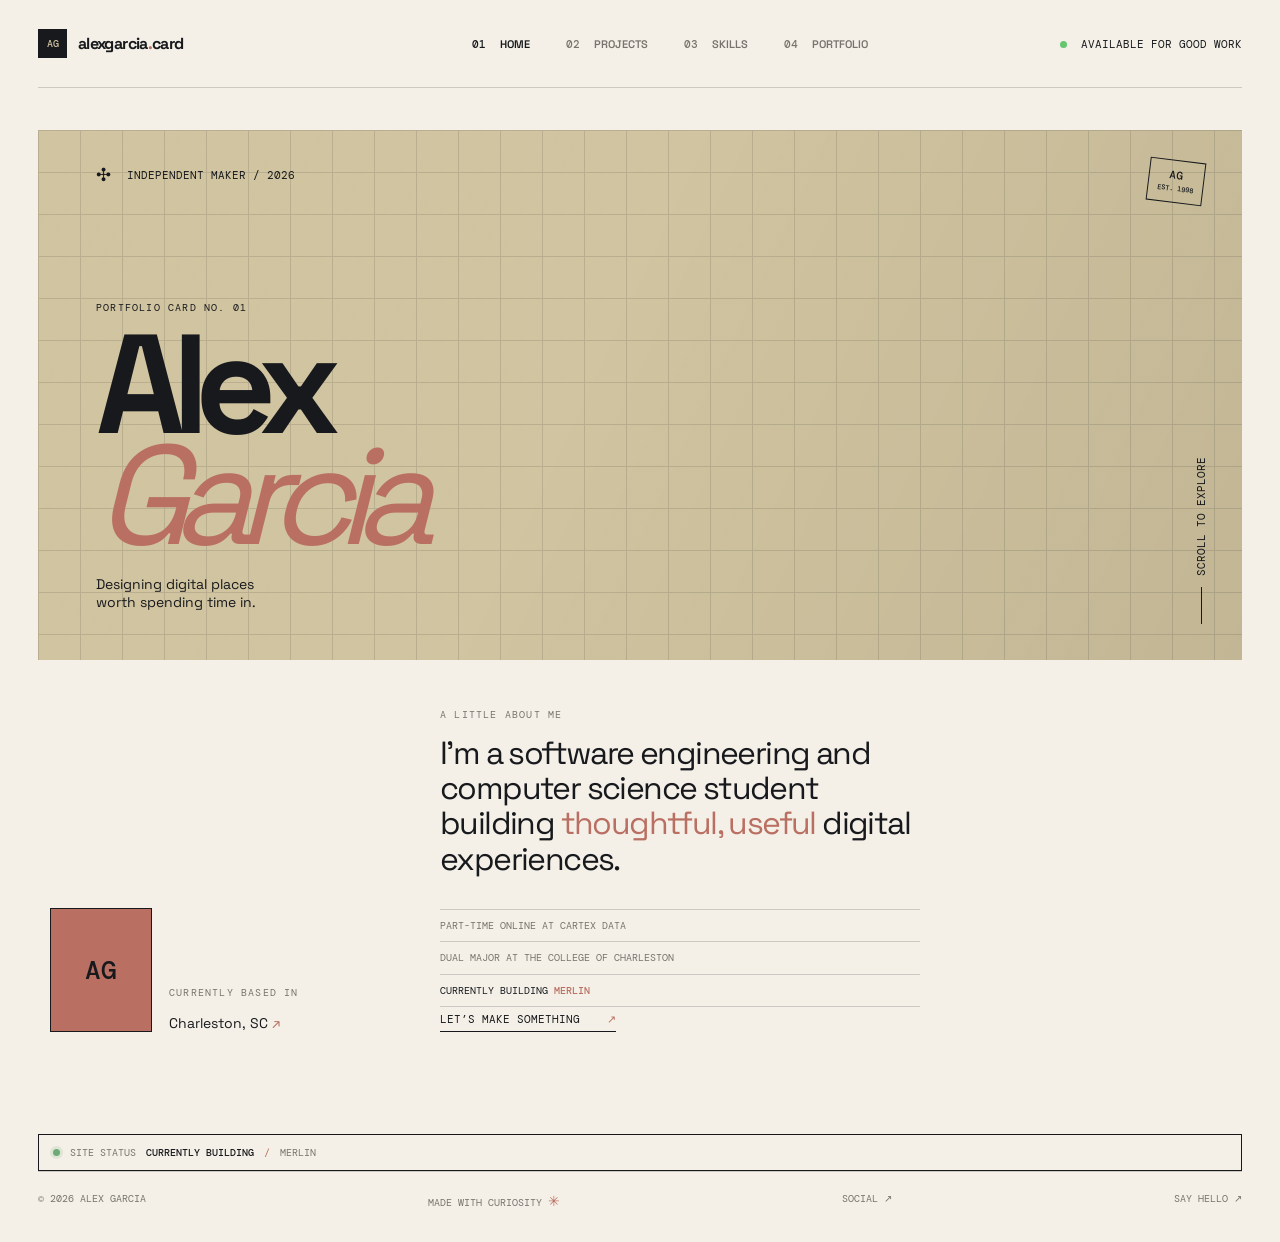
<file: index.html>
<!doctype html>
<html lang="en">
<head>
  <meta charset="UTF-8">
  <meta name="viewport" content="width=device-width, initial-scale=1.0">
  <meta name="description" content="Alex Garcia personal portfolio card">
  <title>Alex Garcia | Personal Card</title>
  <link rel="preconnect" href="https://fonts.googleapis.com">
  <link rel="preconnect" href="https://fonts.gstatic.com" crossorigin>
  <link href="https://fonts.googleapis.com/css2?family=DM+Mono:wght@400;500&family=Space+Grotesk:wght@400;500;600;700&display=swap" rel="stylesheet">
  <link rel="stylesheet" href="style.css">
</head>
<body>
  <div class="site-shell">
    <header class="topbar">
      <a class="wordmark" href="#home" data-view="home" aria-label="Alex Garcia home">
        <span class="wordmark-mark">AG</span>
        <span>alexgarcia<span class="wordmark-dot">.</span>card</span>
      </a>
      <nav class="main-nav" aria-label="Primary navigation">
        <button class="nav-link is-active" data-view="home">01 <span>home</span></button>
        <button class="nav-link" data-view="projects">02 <span>projects</span></button>
        <button class="nav-link" data-view="skills">03 <span>skills</span></button>
        <button class="nav-link" data-view="portfolio">04 <span>portfolio</span></button>
      </nav>
      <a class="availability" id="availability-link" href="mailto:your-email@example.com"><span class="availability-dot"></span> available for good work</a>
    </header>

    <main>
      <section class="view view-home is-visible" id="home-view" aria-labelledby="home-title">
        <div class="hero-banner" id="hero-banner">
          <div class="hero-grid"></div>
          <div class="hero-kicker"><span class="pixel-cross">✣</span> independent maker / 2026</div>
          <div class="hero-stamp">AG<br><span>EST. 1998</span></div>
          <div class="hero-title-wrap">
            <p class="eyebrow">portfolio card no. 01</p>
            <h1 id="home-title">Alex<br><em>Garcia</em></h1>
            <p class="hero-caption">Designing digital places<br>worth spending time in.</p>
          </div>
          <div class="scroll-hint"><span class="scroll-line"></span> scroll to explore</div>
        </div>
        <div class="home-content">
          <div class="profile-panel">
            <div class="profile-image-wrap">
              <div class="profile-image"><img id="profile-image" alt="Alex Garcia profile picture"><span>AG</span></div>
            </div>
            <div>
              <p class="eyebrow">currently based in</p>
              <p class="location" id="location">Charleston, SC <span>↗</span></p>
            </div>
          </div>
          <div class="intro-copy">
            <p class="eyebrow">a little about me</p>
            <p class="large-copy">I’m a software engineering and computer science student building <span>thoughtful, useful</span> digital experiences.</p>
            <div class="profile-details"><p id="employment">Part-time online at CARTEX Data</p><p id="education">Dual major at the College of Charleston</p><p class="current-project">currently building <strong id="current-project">Merlin</strong></p></div>
              <a class="text-link" id="intro-email-link" href="mailto:your-email@example.com">Let’s make something <span>↗</span></a>
          </div>
        </div>
      </section>

      <section class="view" id="projects-view" aria-labelledby="projects-title">
        <div class="section-heading">
          <div><p class="eyebrow">the archive / 2022—2026</p><h2 id="projects-title">Projects<span class="heading-period">.</span></h2></div>
          <p class="section-note">Selected work, cast in pixels.<br>Click a piece to inspect it.</p>
        </div>
        <div class="project-grid">
          <article class="project-card project-lime">
            <div class="project-topline"><span>01 / product</span><span>2026</span></div>
            <div class="statue-stage" data-statue="commonGround"><img class="statue-image" alt="Common Ground pixel statue"><div class="pixel-statue statue-arch"></div><span class="stage-label">MUSEUM<br>OF SMALL<br>THINGS</span></div>
            <div class="project-meta"><h3>Merlin</h3><p>AI assistance for research and instruction, built to help people think and learn.</p><a href="merlin.html" aria-label="View Merlin project">view project ↗</a></div>
          </article>
          <article class="project-card project-coral">
            <div class="project-topline"><span>02 / identity</span><span>2025</span></div>
            <div class="statue-stage" data-statue="folklore"><img class="statue-image" alt="Folklore Studio pixel statue"><div class="pixel-statue statue-bust"></div><span class="stage-label">FORM<br>FOLLOWS<br>FEELING</span></div>
            <div class="project-meta"><h3>Degree Projects</h3><p>Selected work from a dual major in software engineering and computer science.</p><a href="degree-projects.html" aria-label="View degree projects">details soon ↗</a></div>
          </article>
          <article class="project-card project-blue">
            <div class="project-topline"><span>03 / editorial</span><span>2024</span></div>
            <div class="statue-stage" data-statue="afterimage"><img class="statue-image" alt="Afterimage pixel statue"><div class="pixel-statue statue-pillar"></div><span class="stage-label">READ<br>BETWEEN<br>LINES</span></div>
            <div class="project-meta"><h3>Coming Soon</h3><p>More experiments, collaborations, and client work are taking shape.</p><a href="coming-soon.html" aria-label="View coming soon projects">details soon ↗</a></div>
          </article>
        </div>
      </section>

      <section class="view" id="skills-view" aria-labelledby="skills-title">
        <div class="section-heading skills-heading">
          <div><p class="eyebrow">the toolkit / always learning</p><h2 id="skills-title">Skills<span class="heading-period">.</span></h2></div>
          <p class="section-note">Every discipline has a different<br>way of moving through the board.</p>
        </div>
        <div class="skills-board">
          <article class="skill-card"><div class="chess-stage"><div class="pixel-piece rook"></div></div><div class="skill-info"><span class="skill-index">01</span><h3>Programming</h3><p>Building useful systems from clear logic.</p><span class="skill-tag">the rook / steady</span></div></article>
          <article class="skill-card"><div class="chess-stage"><div class="pixel-piece queen"></div></div><div class="skill-info"><span class="skill-index">02</span><h3>Entrepreneurship</h3><p>Turning a promising idea into a practical direction.</p><span class="skill-tag">the queen / versatile</span></div></article>
          <article class="skill-card"><div class="chess-stage"><div class="pixel-piece king"></div></div><div class="skill-info"><span class="skill-index">03</span><h3>Team Leading</h3><p>Helping people move together toward the same goal.</p><span class="skill-tag">the king / composed</span></div></article>
          <article class="skill-card"><div class="chess-stage"><div class="pixel-piece knight"></div></div><div class="skill-info"><span class="skill-index">04</span><h3>JavaScript</h3><p>Creating responsive interactions and dynamic tools.</p><span class="skill-tag">the knight / inventive</span></div></article>
          <article class="skill-card"><div class="chess-stage"><div class="pixel-piece rook"></div></div><div class="skill-info"><span class="skill-index">05</span><h3>HTML</h3><p>Structuring accessible, purposeful web experiences.</p><span class="skill-tag">the rook / foundational</span></div></article>
          <article class="skill-card"><div class="chess-stage"><div class="pixel-piece bishop"></div></div><div class="skill-info"><span class="skill-index">06</span><h3>Python</h3><p>Exploring data, automation, and intelligent systems.</p><span class="skill-tag">the bishop / perceptive</span></div></article>
          <article class="skill-card"><div class="chess-stage"><div class="pixel-piece king"></div></div><div class="skill-info"><span class="skill-index">07</span><h3>Project Management</h3><p>Keeping complex work clear, paced, and moving.</p><span class="skill-tag">the king / strategic</span></div></article>
          <article class="skill-card"><div class="chess-stage"><div class="pixel-piece knight"></div></div><div class="skill-info"><span class="skill-index">08</span><h3>Website Building</h3><p>Bringing structure, style, and code into one place.</p><span class="skill-tag">the knight / adaptive</span></div></article>
          <article class="skill-card"><div class="chess-stage"><div class="pixel-piece pawn"></div></div><div class="skill-info"><span class="skill-index">09</span><h3>Discipline</h3><p>Showing up consistently and finishing what matters.</p><span class="skill-tag">the pawn / persistent</span></div></article>
        </div>
      </section>

      <section class="view" id="portfolio-view" aria-labelledby="portfolio-title">
        <div class="section-heading">
          <div><p class="eyebrow">client work / selected collaborations</p><h2 id="portfolio-title">Portfolio<span class="heading-period">.</span></h2></div>
          <p class="section-note">A place for the work<br>you make with others.</p>
        </div>
        <div class="portfolio-grid" id="portfolio-grid">
          <div class="portfolio-empty" id="portfolio-empty"><span class="empty-mark">+</span><h3>Client work coming soon</h3></div>
        </div>
      </section>
    </main>

    <div class="status-bar"><span class="status-pulse"></span><span>site status</span><strong>currently building</strong><span class="status-divider">/</span><span>Merlin</span></div>
    <footer class="footer"><span>© 2026 Alex Garcia</span><span>made with curiosity <span class="footer-mark">✳</span></span><a id="social-link" href="https://www.linkedin.com/in/your-profile/" target="_blank" rel="noreferrer">social ↗</a><a id="footer-email-link" href="mailto:your-email@example.com">say hello ↗</a></footer>
  </div>
  <script src="config.js"></script>
  <script src="script.js"></script>
</body>
</html>
</file>
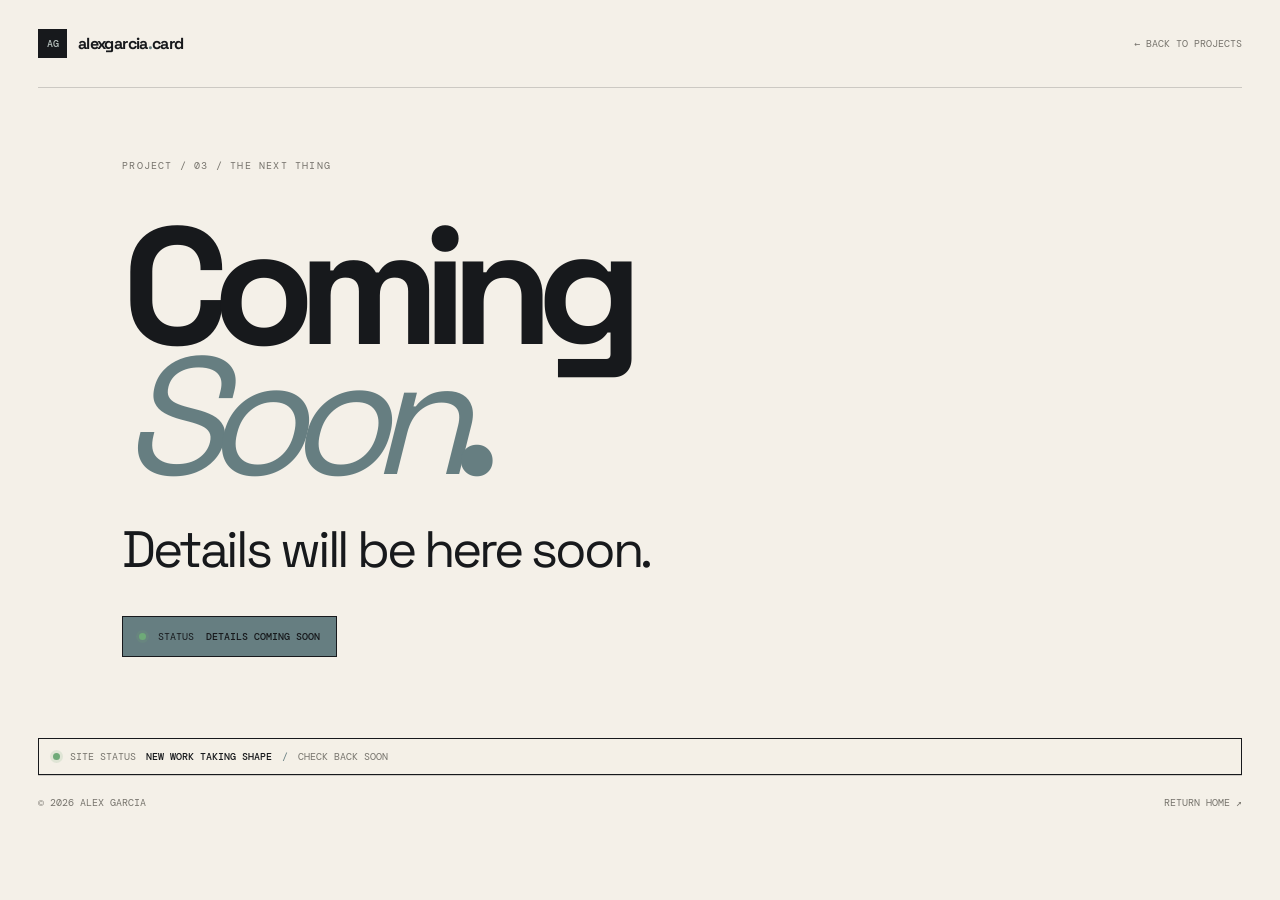
<file: coming-soon.html>
<!doctype html>
<html lang="en">
<head>
  <meta charset="UTF-8">
  <meta name="viewport" content="width=device-width, initial-scale=1.0">
  <meta name="description" content="More work coming soon from Alex Garcia">
  <title>Coming Soon | Alex Garcia</title>
  <link rel="preconnect" href="https://fonts.googleapis.com">
  <link rel="preconnect" href="https://fonts.gstatic.com" crossorigin>
  <link href="https://fonts.googleapis.com/css2?family=DM+Mono:wght@400;500&family=Space+Grotesk:wght@400;500;600;700&display=swap" rel="stylesheet">
  <link rel="stylesheet" href="style.css">
</head>
<body class="detail-page coming-page">
  <div class="site-shell">
    <header class="topbar"><a class="wordmark" href="index.html"><span class="wordmark-mark">AG</span><span>alexgarcia<span class="wordmark-dot">.</span>card</span></a><a class="back-link" href="index.html#projects">← back to projects</a></header>
    <main class="placeholder-main"><p class="eyebrow">project / 03 / the next thing</p><h1 class="detail-title">Coming<br><em>Soon</em><span class="heading-period">.</span></h1><p class="placeholder-copy">Details will be here soon.</p><div class="status-card"><span class="status-pulse"></span><span>status</span><strong>details coming soon</strong></div></main>
    <div class="status-bar"><span class="status-pulse"></span><span>site status</span><strong>new work taking shape</strong><span class="status-divider">/</span><span>check back soon</span></div>
    <footer class="footer"><span>© 2026 Alex Garcia</span><a href="index.html">return home ↗</a></footer>
  </div>
</body>
</html>
</file>
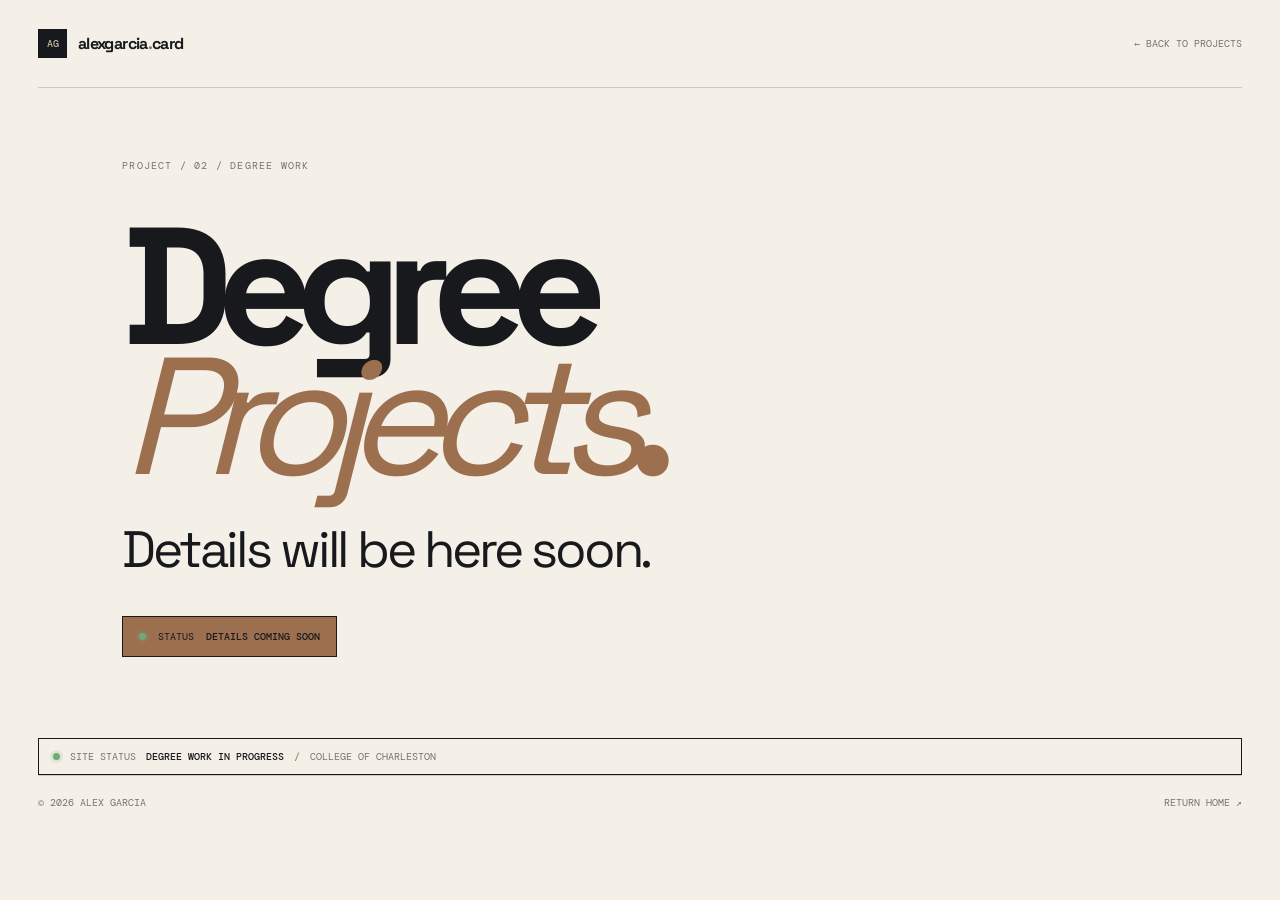
<file: degree-projects.html>
<!doctype html>
<html lang="en">
<head>
  <meta charset="UTF-8">
  <meta name="viewport" content="width=device-width, initial-scale=1.0">
  <meta name="description" content="Degree projects by Alex Garcia">
  <title>Degree Projects | Alex Garcia</title>
  <link rel="preconnect" href="https://fonts.googleapis.com">
  <link rel="preconnect" href="https://fonts.gstatic.com" crossorigin>
  <link href="https://fonts.googleapis.com/css2?family=DM+Mono:wght@400;500&family=Space+Grotesk:wght@400;500;600;700&display=swap" rel="stylesheet">
  <link rel="stylesheet" href="style.css">
</head>
<body class="detail-page degree-page">
  <div class="site-shell">
    <header class="topbar"><a class="wordmark" href="index.html"><span class="wordmark-mark">AG</span><span>alexgarcia<span class="wordmark-dot">.</span>card</span></a><a class="back-link" href="index.html#projects">← back to projects</a></header>
    <main class="placeholder-main"><p class="eyebrow">project / 02 / degree work</p><h1 class="detail-title">Degree<br><em>Projects</em><span class="heading-period">.</span></h1><p class="placeholder-copy">Details will be here soon.</p><div class="status-card"><span class="status-pulse"></span><span>status</span><strong>details coming soon</strong></div></main>
    <div class="status-bar"><span class="status-pulse"></span><span>site status</span><strong>degree work in progress</strong><span class="status-divider">/</span><span>College of Charleston</span></div>
    <footer class="footer"><span>© 2026 Alex Garcia</span><a href="index.html">return home ↗</a></footer>
  </div>
</body>
</html>
</file>
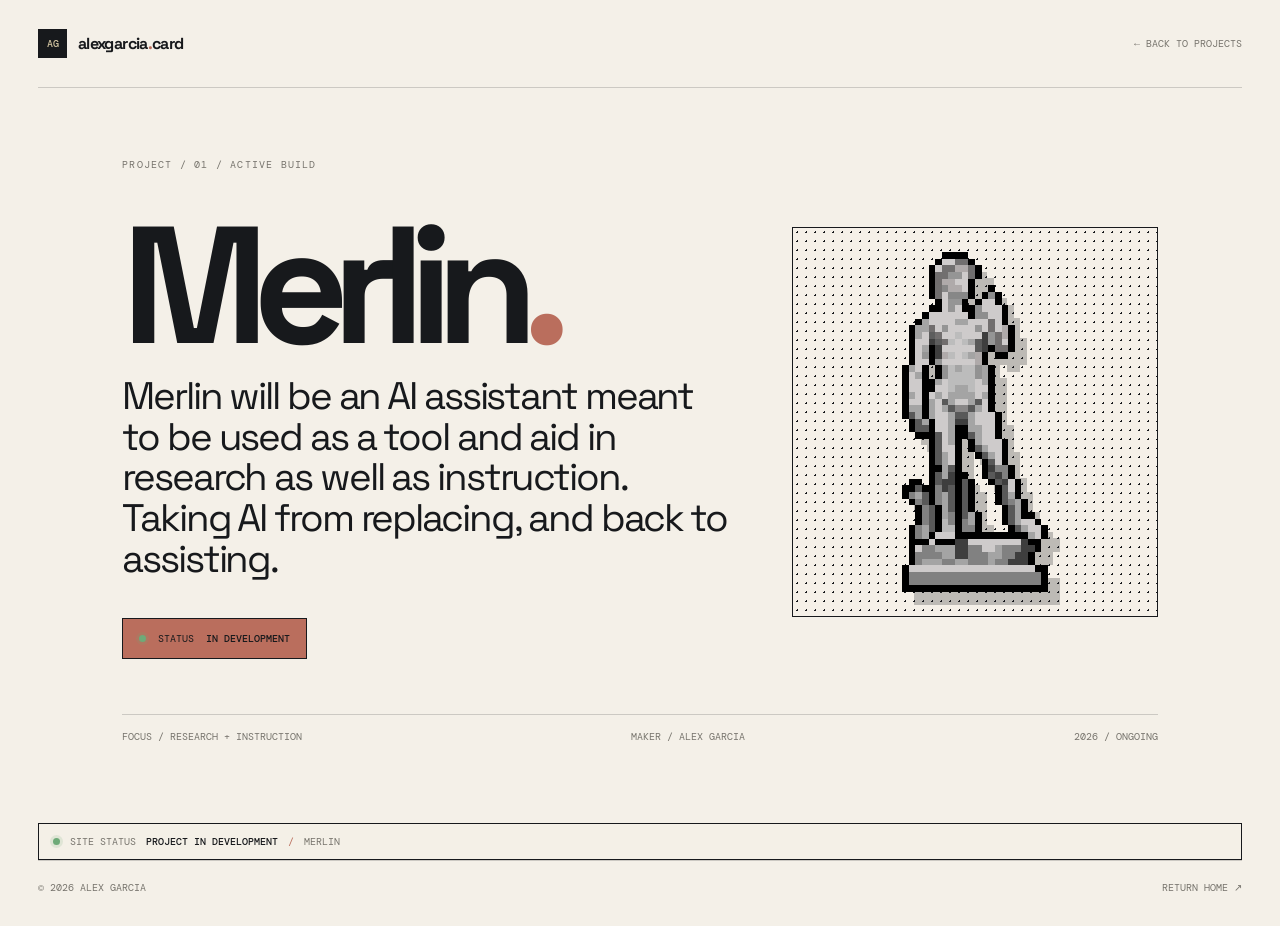
<file: merlin.html>
<!doctype html>
<html lang="en">
<head>
  <meta charset="UTF-8">
  <meta name="viewport" content="width=device-width, initial-scale=1.0">
  <meta name="description" content="Merlin by Alex Garcia">
  <title>Merlin | Alex Garcia</title>
  <link rel="preconnect" href="https://fonts.googleapis.com">
  <link rel="preconnect" href="https://fonts.gstatic.com" crossorigin>
  <link href="https://fonts.googleapis.com/css2?family=DM+Mono:wght@400;500&family=Space+Grotesk:wght@400;500;600;700&display=swap" rel="stylesheet">
  <link rel="stylesheet" href="style.css">
</head>
<body class="detail-page merlin-page">
  <div class="site-shell">
    <header class="topbar"><a class="wordmark" href="index.html"><span class="wordmark-mark">AG</span><span>alexgarcia<span class="wordmark-dot">.</span>card</span></a><a class="back-link" href="index.html#projects">← back to projects</a></header>
    <main class="detail-main">
      <p class="eyebrow">project / 01 / active build</p>
      <div class="detail-layout"><div><h1 class="detail-title">Merlin<span class="heading-period">.</span></h1><p class="detail-lede">Merlin will be an AI assistant meant to be used as a tool and aid in research as well as instruction. Taking AI from replacing, and back to assisting.</p><div class="status-card"><span class="status-pulse"></span><span>status</span><strong>in development</strong></div></div><div class="detail-art"><img src="assets/statue-common-ground.png" alt="Merlin project pixel statue"></div></div>
      <div class="detail-meta"><span>focus / research + instruction</span><span>maker / Alex Garcia</span><span>2026 / ongoing</span></div>
    </main>
    <div class="status-bar"><span class="status-pulse"></span><span>site status</span><strong>project in development</strong><span class="status-divider">/</span><span>Merlin</span></div>
    <footer class="footer"><span>© 2026 Alex Garcia</span><a href="index.html">return home ↗</a></footer>
  </div>
</body>
</html>
</file>
<file: style.css>
:root {
  --ink: #17191c;
  --paper: #f4f0e8;
  --acid: #d9ff4f;
  --coral: #f06f61;
  --blue: #8eaee8;
  --muted: #77746d;
  --line: rgba(23, 25, 28, .18);
  --banner-image: none;
}

* { box-sizing: border-box; }
html { scroll-behavior: smooth; }
body { margin: 0; background: var(--paper); color: var(--ink); font-family: "Space Grotesk", sans-serif; }
button, input { font: inherit; }
a { color: inherit; text-decoration: none; }
.site-shell { width: min(1440px, 100%); margin: 0 auto; padding: 0 38px; overflow: hidden; }
.topbar { min-height: 88px; display: flex; align-items: center; justify-content: space-between; gap: 25px; border-bottom: 1px solid var(--line); }
.wordmark { display: flex; align-items: center; gap: 11px; font-size: 16px; font-weight: 700; letter-spacing: -.04em; }
.wordmark-mark { display: grid; place-items: center; width: 29px; height: 29px; background: var(--ink); color: var(--acid); font: 500 10px "DM Mono", monospace; letter-spacing: 0; }
.wordmark-dot, .heading-period { color: var(--coral); }
.main-nav { display: flex; gap: 36px; margin-left: 8%; }
.nav-link { border: 0; padding: 8px 0; background: none; color: var(--muted); cursor: pointer; font: 500 11px "DM Mono", monospace; text-transform: uppercase; transition: color .2s; }
.nav-link span { margin-left: 7px; font-family: "Space Grotesk", sans-serif; font-weight: 600; }
.nav-link:hover, .nav-link.is-active { color: var(--ink); }
.availability { font: 11px "DM Mono", monospace; text-transform: uppercase; }
.availability-dot { display: inline-block; width: 7px; height: 7px; margin-right: 7px; background: #64c66e; border-radius: 50%; }
.view { display: none; padding: 42px 0 92px; animation: arrive .45s ease both; }
.view.is-visible { display: block; }
@keyframes arrive { from { opacity: 0; transform: translateY(10px); } to { opacity: 1; transform: none; } }
.hero-banner { position: relative; min-height: 530px; overflow: hidden; display: flex; align-items: flex-end; padding: 49px 58px; background: var(--acid) var(--banner-image) center / cover no-repeat; }
.hero-banner::after { content: ""; position: absolute; inset: 0; pointer-events: none; background: linear-gradient(115deg, rgba(255,255,255,.13), transparent 45%, rgba(23,25,28,.08)); mix-blend-mode: multiply; }
.hero-grid { position: absolute; inset: 0; opacity: .12; background-image: linear-gradient(var(--ink) 1px, transparent 1px), linear-gradient(90deg, var(--ink) 1px, transparent 1px); background-size: 42px 42px; }
.hero-kicker, .hero-stamp, .scroll-hint { position: absolute; z-index: 1; font: 11px "DM Mono", monospace; text-transform: uppercase; }
.hero-kicker { top: 33px; left: 58px; }
.pixel-cross { margin-right: 9px; font-size: 18px; vertical-align: -2px; }
.hero-stamp { top: 30px; right: 38px; padding: 9px; border: 1px solid var(--ink); font-weight: 500; line-height: 1.05; text-align: center; transform: rotate(7deg); }
.hero-stamp span { font-size: 7px; }
.hero-title-wrap { position: relative; z-index: 1; }
.eyebrow { margin: 0 0 15px; color: var(--muted); font: 10px "DM Mono", monospace; letter-spacing: .12em; text-transform: uppercase; }
.hero-banner .eyebrow { color: var(--ink); }
h1, h2, h3, p { margin-top: 0; }
h1 { margin-bottom: 23px; font-size: clamp(72px, 11vw, 155px); line-height: .79; letter-spacing: -.095em; }
h1 em { color: var(--coral); font-weight: 400; letter-spacing: -.12em; }
.hero-caption { margin: 0; font-size: 14px; line-height: 1.3; }
.scroll-hint { right: 34px; bottom: 36px; display: flex; align-items: center; gap: 11px; transform: rotate(-90deg) translateX(100%); transform-origin: right bottom; }
.scroll-line { display: inline-block; width: 37px; height: 1px; background: var(--ink); }
.home-content { display: grid; grid-template-columns: 1fr 1.5fr .75fr; gap: 70px; padding: 48px 12px 10px; }
.profile-panel { display: flex; gap: 17px; align-items: flex-end; }
.profile-image-wrap { position: relative; flex: 0 0 102px; }
.profile-image { width: 102px; height: 124px; display: grid; place-items: center; background: var(--coral); border: 1px solid var(--ink); overflow: hidden; }
.profile-image img { width: 100%; height: 100%; display: none; object-fit: cover; }
.profile-image img[src] { display: block; }
.profile-image img[src] + span { display: none; }
.profile-image span { font: 500 26px "DM Mono", monospace; }
.profile-image.has-image span { display: none; }
.upload-button { position: absolute; right: -9px; bottom: -9px; display: grid; place-items: center; width: 26px; height: 26px; background: var(--ink); color: var(--acid); cursor: pointer; font-size: 19px; line-height: 1; }
.location { margin: 0; font-size: 14px; }.location span { color: var(--coral); }
.large-copy { max-width: 510px; font-size: clamp(22px, 2.5vw, 32px); line-height: 1.1; letter-spacing: -.05em; }.large-copy span { color: var(--coral); }
.text-link, .project-meta a { display: inline-block; border-bottom: 1px solid var(--ink); padding-bottom: 5px; font: 11px "DM Mono", monospace; text-transform: uppercase; }.text-link span { color: var(--coral); margin-left: 20px; }
.customize-panel { padding-left: 24px; border-left: 1px solid var(--line); }.customize-panel label { display: flex; align-items: center; justify-content: space-between; padding: 12px 0; border-bottom: 1px solid var(--line); font: 11px "DM Mono", monospace; text-transform: uppercase; }.customize-panel input[type=color] { width: 35px; height: 22px; padding: 0; border: 0; background: none; cursor: pointer; }.file-label { cursor: pointer; }.file-label span { font-size: 18px; }.reset-button { margin-top: 18px; padding: 0; border: 0; background: none; color: var(--muted); cursor: pointer; font: 10px "DM Mono", monospace; text-decoration: underline; text-transform: uppercase; }
.section-heading { display: flex; align-items: flex-end; justify-content: space-between; margin-bottom: 36px; }.section-heading h2 { margin: 0; font-size: clamp(60px, 9vw, 124px); line-height: .75; letter-spacing: -.095em; }.section-note { margin: 0 0 2px; color: var(--muted); font-size: 13px; line-height: 1.25; text-align: right; }
.project-grid { display: grid; grid-template-columns: repeat(3, 1fr); gap: 14px; }.project-card { overflow: hidden; border: 1px solid var(--ink); }.project-lime { background: var(--acid); }.project-coral { background: var(--coral); }.project-blue { background: var(--blue); }.project-topline { display: flex; justify-content: space-between; padding: 14px 16px; font: 10px "DM Mono", monospace; text-transform: uppercase; }.statue-stage { position: relative; height: 320px; margin: 0 10px; display: grid; place-items: center; background: rgba(244, 240, 232, .45); border: 1px solid var(--ink); overflow: hidden; }.statue-stage::before { content: ""; position: absolute; inset: 0; opacity: .2; background-image: radial-gradient(var(--ink) 1px, transparent 1px); background-size: 8px 8px; }.stage-label { position: absolute; top: 17px; left: 17px; font: 10px/1.15 "DM Mono", monospace; }.pixel-statue { position: relative; z-index: 1; width: 116px; height: 178px; background: #e8e1d3; filter: drop-shadow(10px 12px 0 rgba(23,25,28,.23)); image-rendering: pixelated; clip-path: polygon(28% 0,72% 0,72% 5%,82% 5%,82% 12%,88% 12%,88% 25%,81% 25%,81% 44%,88% 44%,88% 63%,78% 63%,78% 79%,87% 79%,87% 91%,97% 91%,97% 100%,3% 100%,3% 91%,15% 91%,15% 78%,24% 78%,24% 65%,14% 65%,14% 48%,22% 48%,22% 28%,14% 28%,14% 14%,22% 14%,22% 5%,28% 5%); }.statue-bust { height: 174px; width: 140px; clip-path: polygon(20% 0,80% 0,80% 6%,89% 6%,89% 20%,95% 20%,95% 43%,86% 43%,86% 57%,78% 57%,78% 75%,91% 75%,91% 100%,9% 100%,9% 75%,22% 75%,22% 57%,14% 57%,14% 43%,5% 43%,5% 20%,12% 20%,12% 6%,20% 6%); }.statue-pillar { width: 112px; height: 195px; clip-path: polygon(25% 0,75% 0,75% 6%,84% 6%,84% 32%,77% 32%,77% 63%,84% 63%,84% 84%,92% 84%,92% 100%,8% 100%,8% 84%,16% 84%,16% 63%,23% 63%,23% 32%,16% 32%,16% 6%,25% 6%); }.project-meta { padding: 22px 16px 24px; }.project-meta h3 { margin-bottom: 7px; font-size: 23px; letter-spacing: -.05em; }.project-meta p { min-height: 36px; margin-bottom: 24px; font-size: 12px; line-height: 1.35; }.project-meta a { border-color: var(--ink); font-size: 9px; }
.skills-heading { margin-bottom: 33px; }.skills-board { display: grid; grid-template-columns: repeat(2, 1fr); gap: 14px; }.skill-card { display: grid; grid-template-columns: 42% 58%; min-height: 260px; border: 1px solid var(--ink); background: #e3ddd1; }.skill-card:nth-child(2) { background: var(--coral); }.skill-card:nth-child(3) { background: var(--blue); }.skill-card:nth-child(4) { background: var(--acid); }.chess-stage { position: relative; display: grid; place-items: center; min-height: 260px; overflow: hidden; border-right: 1px solid var(--ink); background-color: rgba(244,240,232,.4); background-image: linear-gradient(45deg, rgba(23,25,28,.12) 25%, transparent 25%, transparent 75%, rgba(23,25,28,.12) 75%), linear-gradient(45deg, rgba(23,25,28,.12) 25%, transparent 25%, transparent 75%, rgba(23,25,28,.12) 75%); background-position: 0 0, 13px 13px; background-size: 26px 26px; }.pixel-piece { position: relative; width: 75px; height: 142px; background: var(--ink); filter: drop-shadow(7px 8px 0 rgba(255,255,255,.6)); image-rendering: pixelated; }.pixel-piece::after { content: ""; position: absolute; inset: 0; background: linear-gradient(90deg, rgba(255,255,255,.2) 0 20%, transparent 20% 65%, rgba(0,0,0,.22) 65% 80%, transparent 80%); mix-blend-mode: screen; }.queen { clip-path: polygon(15% 0,30% 12%,50% 0,70% 12%,85% 0,78% 29%,68% 36%,74% 78%,92% 88%,92% 100%,8% 100%,8% 88%,26% 78%,32% 36%,22% 29%); }.knight { width: 92px; clip-path: polygon(20% 0,58% 0,58% 8%,75% 8%,75% 18%,88% 18%,88% 32%,73% 32%,69% 48%,78% 68%,91% 79%,91% 100%,8% 100%,8% 89%,28% 79%,38% 67%,30% 51%,18% 42%,18% 27%,8% 18%,20% 18%); }.rook { clip-path: polygon(9% 0,30% 0,30% 11%,43% 11%,43% 0,57% 0,57% 11%,70% 11%,70% 0,91% 0,91% 22%,81% 22%,81% 76%,92% 87%,92% 100%,8% 100%,8% 87%,19% 76%,19% 22%,9% 22%); }.bishop { clip-path: polygon(50% 0,68% 14%,68% 27%,59% 38%,66% 72%,88% 87%,88% 100%,12% 100%,12% 87%,34% 72%,41% 38%,32% 27%,32% 14%); }.skill-info { padding: 24px; display: flex; flex-direction: column; align-items: flex-start; }.skill-index { color: var(--muted); font: 10px "DM Mono", monospace; }.skill-info h3 { margin: 38px 0 9px; font-size: 25px; letter-spacing: -.06em; }.skill-info p { max-width: 245px; margin-bottom: auto; font-size: 13px; line-height: 1.35; }.skill-tag { padding-top: 12px; border-top: 1px solid var(--line); width: 100%; font: 9px "DM Mono", monospace; text-transform: uppercase; }
.footer { display: flex; justify-content: space-between; padding: 20px 0 32px; border-top: 1px solid var(--line); color: var(--muted); font: 10px "DM Mono", monospace; text-transform: uppercase; }.footer-mark { color: var(--coral); font-size: 14px; }
.status-bar { display: flex; align-items: center; gap: 10px; padding: 11px 14px; border: 1px solid var(--ink); background: rgba(244, 240, 232, .55); color: var(--muted); font: 10px "DM Mono", monospace; text-transform: uppercase; }.status-bar strong { color: var(--ink); font-weight: 500; }.status-divider { color: var(--coral); }.status-pulse { display: inline-block; width: 7px; height: 7px; border-radius: 50%; background: #6eaa78; box-shadow: 0 0 0 3px rgba(110,170,120,.16); }.back-link { color: var(--muted); font: 10px "DM Mono", monospace; text-transform: uppercase; }.back-link:hover, .footer a:hover { color: var(--coral); }
.detail-main, .placeholder-main { min-height: 590px; padding: 70px 7% 80px; }.detail-layout { display: grid; grid-template-columns: 1.25fr .75fr; gap: 60px; align-items: center; }.detail-title { margin: 35px 0 25px; font-size: clamp(82px, 13vw, 178px); line-height: .78; letter-spacing: -.1em; }.detail-title em { color: var(--coral); font-weight: 400; }.detail-lede { max-width: 620px; font-size: clamp(23px, 3vw, 39px); line-height: 1.06; letter-spacing: -.055em; }.detail-art { min-height: 390px; display: grid; place-items: center; background: rgba(244,240,232,.38); border: 1px solid var(--ink); background-image: radial-gradient(var(--ink) 1px, transparent 1px); background-size: 9px 9px; }.detail-art img { width: min(80%, 250px); max-height: 340px; object-fit: contain; image-rendering: pixelated; filter: drop-shadow(12px 13px 0 rgba(23,25,28,.25)); }.status-card { display: flex; align-items: center; gap: 12px; width: fit-content; margin-top: 34px; padding: 13px 16px; border: 1px solid var(--ink); background: var(--coral); font: 10px "DM Mono", monospace; text-transform: uppercase; }.status-card strong { font-weight: 500; }.detail-meta { display: flex; justify-content: space-between; gap: 20px; margin-top: 55px; padding-top: 15px; border-top: 1px solid var(--line); color: var(--muted); font: 10px "DM Mono", monospace; text-transform: uppercase; }.placeholder-main { display: flex; flex-direction: column; justify-content: center; min-height: 650px; }.placeholder-copy { margin: 10px 0 0; font-size: clamp(25px, 4vw, 54px); letter-spacing: -.06em; }.degree-page { --coral: #9c6f4f; --acid: #c7b99e; }.coming-page { --coral: #667e81; --acid: #b6c1bd; }.merlin-page { --coral: #ba6e5d; --acid: #d1c4a0; }
.profile-details { margin-top: 22px; border-top: 1px solid var(--line); }.profile-details p { margin: 0; padding: 9px 0; border-bottom: 1px solid var(--line); color: var(--muted); font: 10px/1.35 "DM Mono", monospace; text-transform: uppercase; }.profile-details .current-project { color: var(--ink); }.profile-details strong { color: var(--coral); font-weight: 500; }
.portfolio-grid { display: grid; grid-template-columns: repeat(3, 1fr); gap: 14px; }.portfolio-empty, .portfolio-card { min-height: 330px; border: 1px solid var(--ink); }.portfolio-empty { display: grid; align-content: center; justify-items: center; padding: 32px; background: #e3ddd1; text-align: center; }.empty-mark { display: grid; place-items: center; width: 46px; height: 46px; margin-bottom: 22px; border: 1px solid var(--ink); color: var(--coral); font-size: 28px; }.portfolio-empty h3 { margin-bottom: 10px; font-size: 25px; letter-spacing: -.06em; }.portfolio-empty p { max-width: 310px; margin: 0; color: var(--muted); font: 12px/1.4 "DM Mono", monospace; }.portfolio-empty strong { color: var(--ink); font-weight: 500; }.portfolio-card { overflow: hidden; }.portfolio-card-1 { background: #c9bd99; }.portfolio-card-2 { background: #bd8174; }.portfolio-card-3 { background: #8d9da2; }.portfolio-card-topline { display: flex; justify-content: space-between; padding: 14px 16px; border-bottom: 1px solid var(--ink); font: 10px "DM Mono", monospace; text-transform: uppercase; }.portfolio-card-body { min-height: 275px; padding: 28px 20px; display: flex; flex-direction: column; align-items: flex-start; }.portfolio-number { color: var(--muted); font: 10px "DM Mono", monospace; text-transform: uppercase; }.portfolio-card h3 { margin: 48px 0 10px; font-size: 29px; letter-spacing: -.07em; }.portfolio-card p { max-width: 300px; margin-bottom: auto; font-size: 13px; line-height: 1.35; }.portfolio-card a { border-bottom: 1px solid var(--ink); padding-bottom: 5px; font: 10px "DM Mono", monospace; text-transform: uppercase; }
.portfolio-media { height: 175px; display: grid; place-items: center; position: relative; overflow: hidden; border-bottom: 1px solid var(--ink); padding: 12px; background: rgba(244,240,232,.34); background-image: radial-gradient(var(--ink) 1px, transparent 1px); background-size: 9px 9px; }.portfolio-media img { width: 100%; height: 100%; object-fit: contain; object-position: center; image-rendering: auto; }.portfolio-media span { position: absolute; font: 10px "DM Mono", monospace; text-transform: uppercase; }.portfolio-media img + span { display: none; }.portfolio-label-row { width: 100%; display: flex; align-items: center; justify-content: space-between; gap: 10px; }.portfolio-status { padding: 5px 7px; color: var(--ink); border: 1px solid var(--ink); font: 9px "DM Mono", monospace; text-transform: uppercase; }.portfolio-status-done { background: #87b987; }.portfolio-status-progress { background: #d5b56b; }.portfolio-link-muted { color: var(--muted); font: 10px "DM Mono", monospace; text-transform: uppercase; }.portfolio-charlotte { background: #c7b99e; }.portfolio-grit { background: #b6c1bd; }
.portfolio-charlotte .portfolio-media img { object-position: center top; }
.skill-card:nth-child(1) { background: #d0c5ad; }.skill-card:nth-child(2) { background: #c9b4a4; }.skill-card:nth-child(3) { background: #b9c1b4; }.skill-card:nth-child(4) { background: #c4b7b1; }.skill-card:nth-child(5) { background: #b8c7c4; }.skill-card:nth-child(6) { background: #c8c0aa; }.skill-card:nth-child(7) { background: #b9b7c0; }.skill-card:nth-child(8) { background: #c2bcae; }.skill-card:nth-child(9) { background: #c4c8b8; }
@media (max-width: 850px) { .site-shell { padding: 0 20px; }.topbar { min-height: 72px; flex-wrap: wrap; padding: 14px 0; }.main-nav { order: 3; width: 100%; justify-content: space-between; margin: 0; border-top: 1px solid var(--line); }.availability { font-size: 9px; }.hero-banner { min-height: 500px; padding: 38px 27px; }.hero-kicker { left: 27px; }.home-content { grid-template-columns: 1fr 1fr; gap: 38px; }.customize-panel { grid-column: 1 / -1; padding: 24px 0 0; border-top: 1px solid var(--line); border-left: 0; }.project-grid, .portfolio-grid { grid-template-columns: 1fr; }.statue-stage { height: 280px; }.skills-board { grid-template-columns: 1fr; }.detail-layout { grid-template-columns: 1fr; gap: 38px; }.detail-main, .placeholder-main { min-height: auto; padding: 55px 0 70px; }.detail-art { min-height: 280px; }.detail-meta { flex-wrap: wrap; }.main-nav { gap: 12px; } }
@media (max-width: 560px) { .wordmark { font-size: 14px; }.availability { display: none; }.view { padding-top: 28px; }.hero-banner { min-height: 450px; }.hero-stamp { right: 22px; }.scroll-hint { right: 17px; }.home-content { grid-template-columns: 1fr; gap: 34px; padding-left: 0; padding-right: 0; }.profile-panel { align-items: flex-start; }.section-heading { display: block; }.section-note { margin-top: 24px; text-align: left; }.section-heading h2 { font-size: 76px; }.skill-card { grid-template-columns: 1fr; }.chess-stage { min-height: 190px; border-right: 0; border-bottom: 1px solid var(--ink); }.skill-info { min-height: 230px; }.footer { gap: 15px; flex-wrap: wrap; }.status-bar { flex-wrap: wrap; gap: 7px; }.detail-title { font-size: 78px; }.detail-meta { display: grid; gap: 10px; } }

:root { --acid: #d1c4a0; --coral: #b96f62; --blue: #8c9ba0; --statue-image: none; }
.project-lime { background: #c9bd99; }
.project-coral { background: #bd8174; }
.project-blue { background: #8d9da2; }
.statue-stage { background: rgba(244, 240, 232, .58); box-shadow: inset 0 0 0 8px rgba(244, 240, 232, .16); }
.statue-stage::before { opacity: .24; background-image: linear-gradient(135deg, transparent 0 46%, rgba(23,25,28,.2) 47% 49%, transparent 50%), radial-gradient(var(--ink) 1px, transparent 1px); background-size: 62px 62px, 8px 8px; }
.statue-stage::after { content: ""; position: absolute; z-index: 0; bottom: 16px; width: 150px; height: 16px; background: #b8ad9b; border: 1px solid rgba(23,25,28,.55); box-shadow: 0 8px 0 -1px #938a7e, 0 9px 0 0 var(--ink); clip-path: polygon(5% 0, 95% 0, 100% 35%, 92% 100%, 8% 100%, 0 35%); }
.pixel-statue { background: linear-gradient(90deg, #aca295 0 13%, #e8e1d3 13% 40%, #c9c0b1 40% 68%, #f0e9dc 68% 82%, #a79d91 82% 100%); box-shadow: inset 8px 0 0 rgba(255,255,255,.18), inset -9px 0 0 rgba(58,52,46,.18); filter: drop-shadow(10px 12px 0 rgba(23,25,28,.25)); }
.pixel-statue { background-image: var(--statue-image), linear-gradient(90deg, #aca295 0 13%, #e8e1d3 13% 40%, #c9c0b1 40% 68%, #f0e9dc 68% 82%, #a79d91 82% 100%); background-position: center, center; background-size: contain, auto; background-repeat: no-repeat, repeat; }
.statue-image { position: relative; z-index: 1; display: none; width: 220px; height: 230px; object-fit: contain; image-rendering: pixelated; filter: drop-shadow(10px 12px 0 rgba(23,25,28,.25)); }
.statue-stage.has-image .statue-image { display: block; }
.statue-stage.has-image .pixel-statue { display: none; }
.pixel-statue::before { content: ""; position: absolute; inset: 12% 10% 8%; background: linear-gradient(168deg, transparent 0 28%, rgba(79,70,62,.26) 29% 32%, transparent 33% 55%, rgba(255,255,255,.3) 56% 59%, transparent 60%), linear-gradient(90deg, transparent 0 49%, rgba(82,73,65,.2) 50% 53%, transparent 54%); opacity: .9; }
.pixel-statue::after { content: ""; position: absolute; left: 13%; right: 13%; bottom: 10%; height: 7px; background: rgba(78,69,61,.3); box-shadow: 16px -38px 0 rgba(255,255,255,.24), -9px -78px 0 rgba(78,69,61,.18); }
.statue-bust { background: linear-gradient(90deg, #a99b91 0 11%, #e4d8cc 11% 36%, #c4b6ad 36% 69%, #eee4d9 69% 84%, #9f9189 84% 100%); }
.statue-pillar { background: linear-gradient(90deg, #9b9a92 0 15%, #dfd7c5 15% 42%, #bcb5a7 42% 74%, #eee7d8 74% 86%, #908f88 86% 100%); }
.statue-arch { background: linear-gradient(90deg, #a69b90 0 11%, #eee6d8 11% 27%, #c4b9aa 27% 43%, #f2eadd 43% 59%, #b1a59a 59% 76%, #ded4c5 76% 88%, #978c83 88% 100%); }
.statue-bust::before { background: linear-gradient(168deg, transparent 0 18%, rgba(78,69,61,.25) 19% 23%, transparent 24% 43%, rgba(255,255,255,.3) 44% 48%, transparent 49% 71%, rgba(78,69,61,.2) 72% 76%, transparent 77%), linear-gradient(90deg, transparent 0 31%, rgba(78,69,61,.2) 32% 36%, transparent 37% 62%, rgba(255,255,255,.26) 63% 67%, transparent 68%); }
.statue-pillar::before { inset: 8% 12% 7%; background: linear-gradient(90deg, transparent 0 24%, rgba(255,255,255,.28) 25% 29%, transparent 30% 54%, rgba(78,69,61,.23) 55% 59%, transparent 60% 79%, rgba(255,255,255,.2) 80% 84%, transparent 85%), repeating-linear-gradient(170deg, transparent 0 21px, rgba(78,69,61,.2) 22px 25px, transparent 26px 39px); }
.statue-arch::after { height: 9px; box-shadow: 18px -33px 0 rgba(255,255,255,.24), -13px -69px 0 rgba(78,69,61,.2), 22px -111px 0 rgba(78,69,61,.16); }
.footer a:hover { color: var(--coral); }
.king { width: 78px; clip-path: polygon(42% 0,58% 0,58% 10%,70% 10%,70% 19%,62% 19%,62% 31%,73% 40%,73% 74%,91% 87%,91% 100%,9% 100%,9% 87%,27% 74%,27% 40%,38% 31%,38% 19%,30% 19%,30% 10%,42% 10%); }.pawn { width: 68px; height: 135px; clip-path: polygon(37% 0,63% 0,63% 8%,73% 8%,73% 20%,63% 20%,63% 31%,75% 45%,75% 72%,91% 87%,91% 100%,9% 100%,9% 87%,25% 72%,25% 45%,37% 31%,37% 20%,27% 20%,27% 8%,37% 8%); }
</file>
